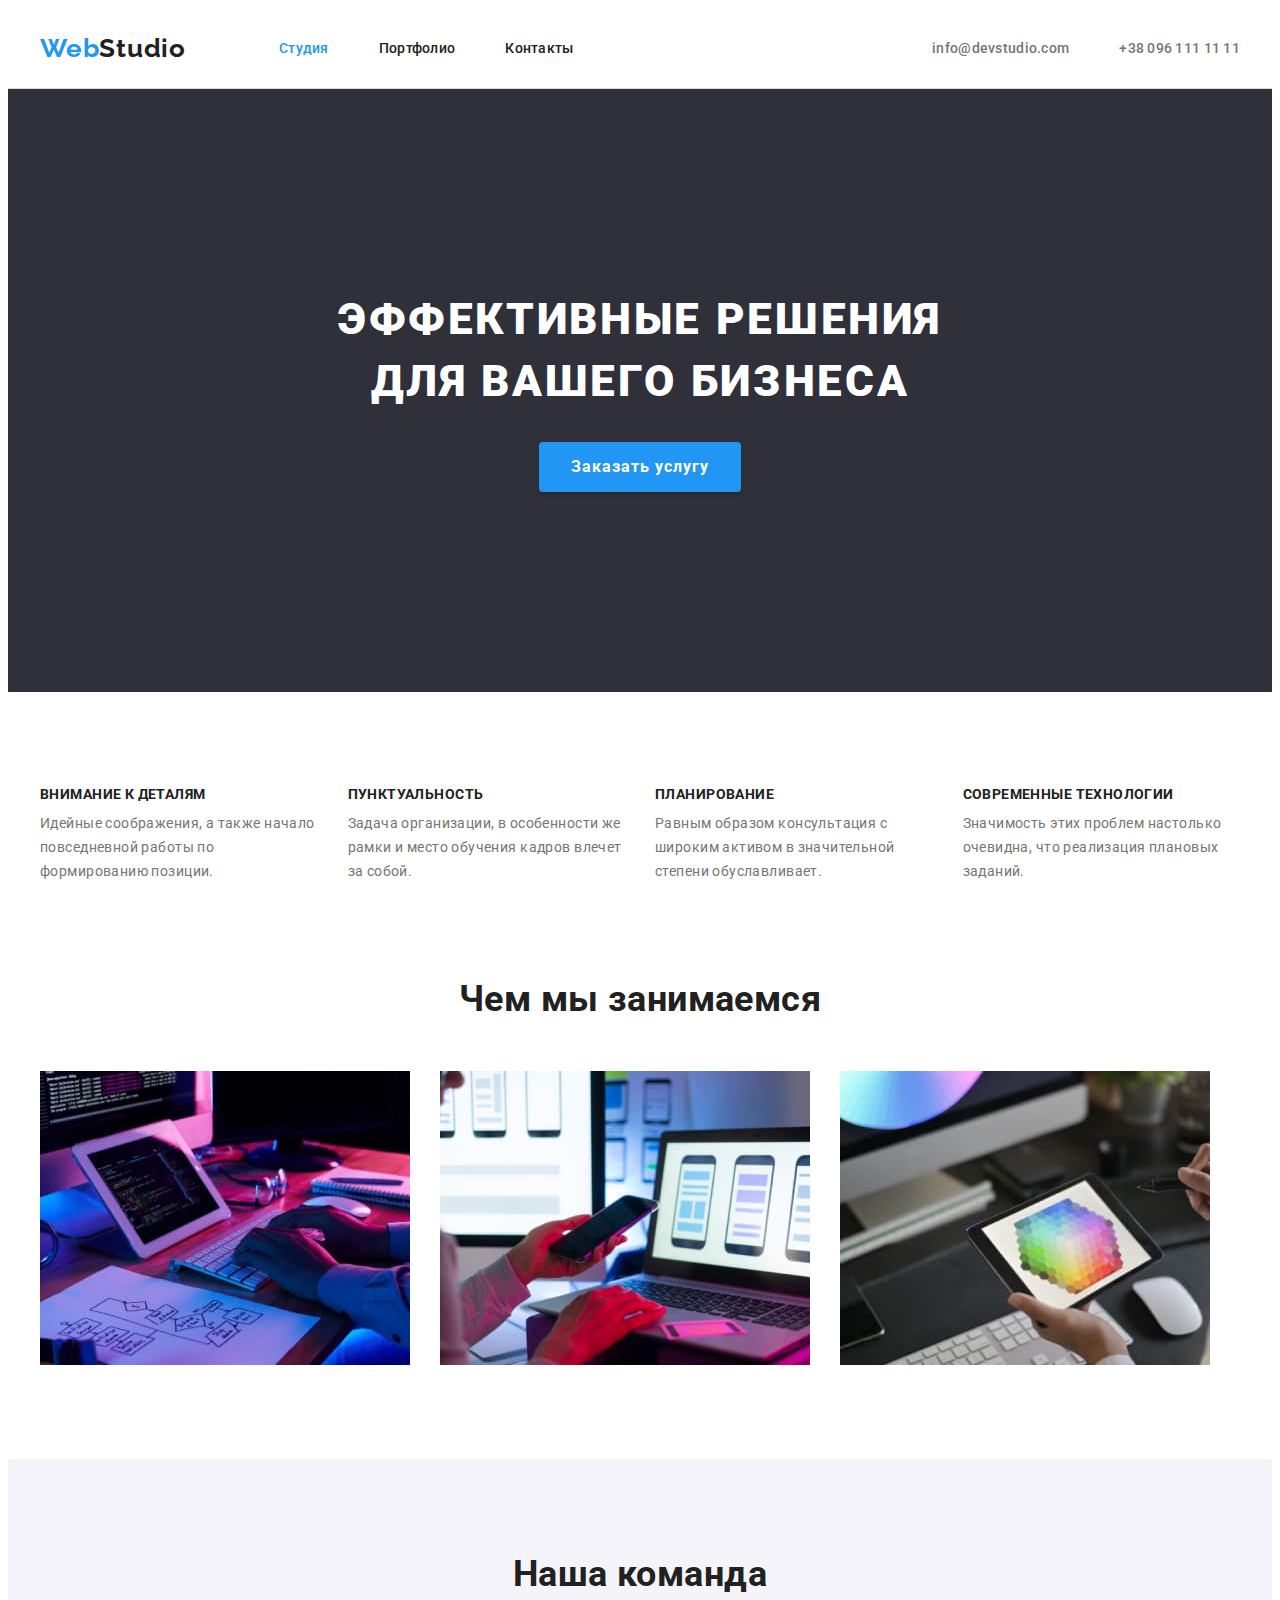
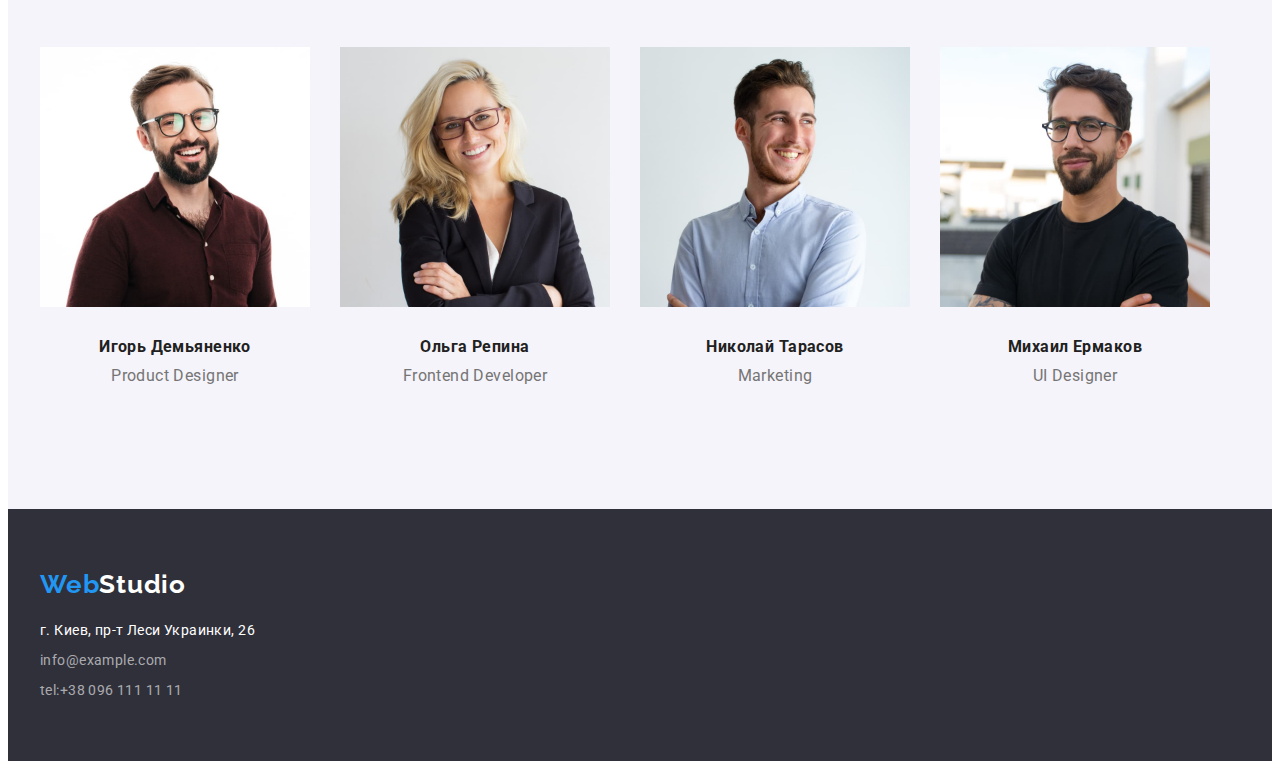
<file: index.html>
<!-- @format -->

<!DOCTYPE html>
<html lang="ru">
  <head>
    <meta charset="UTF-8" />
    <meta http-equiv="X-UA-Compatible" content="IE=edge" />
    <meta name="viewport" content="width=device-width, initial-scale=1.0" />
    <title>Lesen1</title>
    <link rel="preconnect" href="https://fonts.googleapis.com" />
    <link rel="preconnect" href="https://fonts.gstatic.com" crossorigin />
    <link
      href="https://fonts.googleapis.com/css2?family=Raleway:wght@700&family=Roboto:wght@400;500;700;900&display=swap"
      rel="stylesheet"
    />
    <link
      rel="stylesheet"
      href="https://cdnjs.cloudflare.com/ajax/libs/modern-normalize/1.1.0/modern-normalize.min.css"
      integrity="sha512-wpPYUAdjBVSE4KJnH1VR1HeZfpl1ub8YT/NKx4PuQ5NmX2tKuGu6U/JRp5y+Y8XG2tV+wKQpNHVUX03MfMFn9Q=="
      crossorigin="anonymous"
      referrerpolicy="no-referrer"
    />
    <link rel="stylesheet" href="./css/style.css" />
  </head>
  <body>
    <header class="header">
      <div class="container header-container list">
        <nav class="nav">
          <a href="./index.html" class="logo link">Web<span class="logo-black">Studio</span></a>
          <ul class="header-list list">
            <li class="nav-item">
              <a class="nav-link link current" href="#">Студия</a>
            </li>
            <li class="nav-item">
              <a class="nav-link link" href="./portfolio.html">Портфолио</a>
            </li>
            <li class="nav-item">
              <a class="nav-link link" href="#">Контакты</a>
            </li>
          </ul>
        </nav>
        <ul class="header-contacts list">
          <li>
            <a class="contact-link link" href="info@devstudio.com">info@devstudio.com</a>
          </li>
          <li>
            <a class="contact-link link" href="tel:+380961111111">+38 096 111 11 11</a>
          </li>
        </ul>
      </div>
    </header>
    <main>
      <section class="hero section">
        <div class="container">
          <h1 class="hero-title">Эффективные решения для вашего бизнеса</h1>
          <button class="button" type="button">Заказать услугу</button>
        </div>
      </section>
      <section class="section-about section">
        <div class="container">
          <h2 class="visually-hidden">заголовок</h2>
          <ul class="list card-set">
            <li class="feature-item">
              <h3 class="feature-title">ВНИМАНИЕ К ДЕТАЛЯМ</h3>
              <p class="feature-text">
                Идейные соображения, а также начало повседневной работы по формированию позиции.
              </p>
            </li>
            <li class="feature-item">
              <h3 class="feature-title">ПУНКТУАЛЬНОСТЬ</h3>
              <p class="feature-text">
                Задача организации, в особенности же рамки и место обучения кадров влечет за собой.
              </p>
            </li>
            <li class="feature-item">
              <h3 class="feature-title">ПЛАНИРОВАНИЕ</h3>
              <p class="feature-text">
                Равным образом консультация с широким активом в значительной степени обуславливает.
              </p>
            </li>
            <li class="feature-item">
              <h3 class="feature-title">СОВРЕМЕННЫЕ ТЕХНОЛОГИИ</h3>
              <p class="feature-text">
                Значимость этих проблем настолько очевидна, что реализация плановых заданий.
              </p>
            </li>
          </ul>
        </div>
      </section>
      <section class="section-work section">
        <div class="container">
          <h2 class="section-title">Чем мы занимаемся</h2>
          <ul class="list list-about card-set">
            <li>
              <img src="./images/img.jpg" alt="фото" width="370" height="294" />
            </li>
            <li>
              <img src="./images/img-1.jpg" alt="фото" width="370" height="294" />
            </li>
            <li>
              <img src="./images/img-2.jpg" alt="фото" width="370" height="294" />
            </li>
          </ul>
        </div>
      </section>
      <section class="section-team section">
        <div class="container">
          <h2 class="section-title">Наша команда</h2>
          <ul class="list card-set">
            <li>
              <img src="./images/img-3.jpg" alt="фото сотрудников" width="270" />
              <div class="team-content">
                <h3 class="team-name">Игорь Демьяненко</h3>
                <p class="team-title">Product Designer</p>
              </div>
            </li>
            <li>
              <img src="./images/img-6.jpg" alt="фото сотрудников" width="270" />
              <div class="team-content">
                <h3 class="team-name">Ольга Репина</h3>
                <p class="team-title">Frontend Developer</p>
              </div>
            </li>
            <li>
              <img src="./images/img-5.jpg" alt="фото сотрудников" width="270" />
              <div class="team-content">
                <h3 class="team-name">Николай Тарасов</h3>
                <p class="team-title">Marketing</p>
              </div>
            </li>
            <li>
              <img src="./images/img-4.jpg" alt="фото сотрудников" width="270" />
              <div class="team-content">
                <h3 class="team-name">Михаил Ермаков</h3>
                <p class="team-title">UI Designer</p>
              </div>
            </li>
          </ul>
        </div>
      </section>
    </main>
    <footer class="footer">
      <div class="container">
        <a href="./index.html" class="footer-logo logo">Web<span class="logo-white">Studio</span></a>
        <address class="footer-contacts">
          <ul class="footer-list list">
            <li>
              <a
                class="link linkaddress"
                href="https://goo.gl/maps/1SPibwWkqugAvypQ7"
                target="_blank"
                rel="noopener nofollow noreferrer"
                >г. Киев, пр-т Леси Украинки, 26</a>
            </li>
            <li>
              <a class="link address-title" href="mailto:info@example.com">info@example.com</a>
            </li>
            <li>
              <a class="link address-title" href="tel:+380961111111">tel:+38 096 111 11 11</a>
            </li>
          </ul>
        </address>
      </div>
    </footer>
  </body>
</html>
</file>
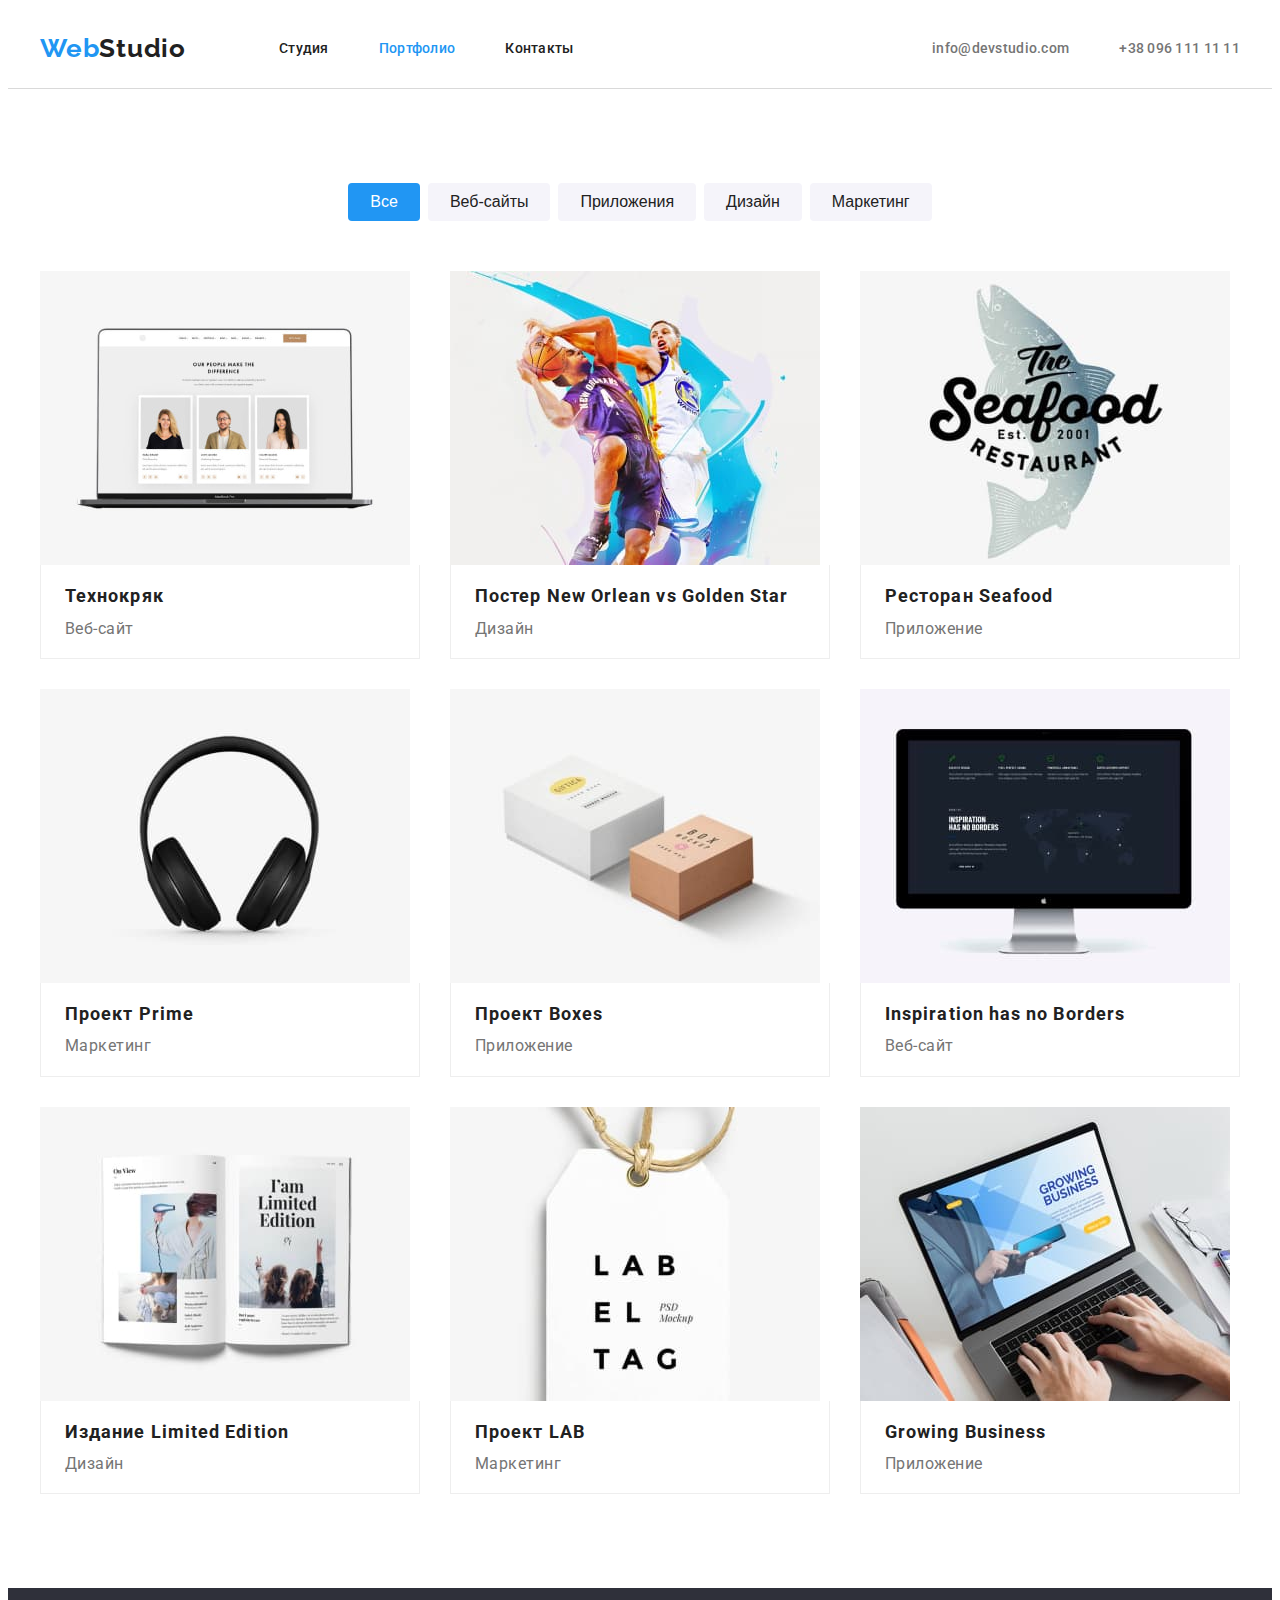
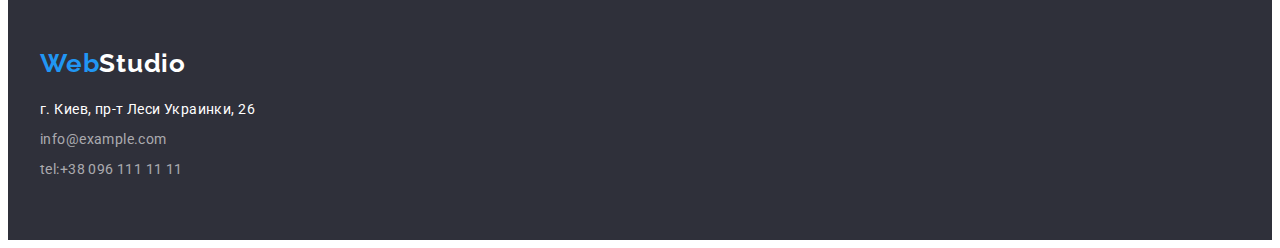
<file: portfolio.html>
<!DOCTYPE html>
<html lang="ru">
  <head>
    <meta charset="UTF-8" />
    <meta http-equiv="X-UA-Compatible" content="IE=edge" />
    <meta name="viewport" content="width=device-width, initial-scale=1.0" />
    <link rel="preconnect" href="https://fonts.googleapis.com" />
    <link rel="preconnect" href="https://fonts.gstatic.com" crossorigin />
    <link
      href="https://fonts.googleapis.com/css2?family=Raleway:wght@700&family=Roboto:wght@400;500;700;900&display=swap"
      rel="stylesheet"
    />
    <link
      rel="stylesheet"
      href="https://cdnjs.cloudflare.com/ajax/libs/modern-normalize/1.1.0/modern-normalize.min.css"
      integrity="sha512-wpPYUAdjBVSE4KJnH1VR1HeZfpl1ub8YT/NKx4PuQ5NmX2tKuGu6U/JRp5y+Y8XG2tV+wKQpNHVUX03MfMFn9Q=="
      crossorigin="anonymous"
      referrerpolicy="no-referrer"
    />
    <link rel="stylesheet" href="./css/style.css" />
    <title>portfolio</title>
  </head>

  <body>
    <header class="header">
      <div class="container header-container list">
        <nav class="nav">
          <a href="./index.html" class="logo link">Web<span class="logo-black">Studio</span></a>
          <ul class="header-list list">
            <li class="nav-item">
              <a class="nav-link link" href="./index.html">Студия</a>
            </li>
            <li class="nav-item">
              <a class="nav-link link current" href="#">Портфолио</a>
            </li>
            <li class="nav-item">
              <a class="nav-link link" href="#">Контакты</a>
            </li>
          </ul>
        </nav>
        <ul class="header-contacts list">
          <li>
            <a class="contact-link link" href="info@devstudio.com">info@devstudio.com</a>
          </li>
          <li>
            <a class="contact-link link" href="tel:+380961111111">+38 096 111 11 11</a>
          </li>
        </ul>
      </div>
    </header>

    <main>
      <section class="section">
        <div class="container">
          <h1 class="visually-hidden">Портфолио</h1>

          <ul class="filters-list list">
            <li><button class="filter-btn active" type="button">Все</button></li>
            <li><button class="filter-btn" type="button">Веб-сайты</button></li>
            <li><button class="filter-btn" type="button">Приложения</button></li>
            <li><button class="filter-btn" type="button">Дизайн</button></li>
            <li><button class="filter-btn" type="button">Маркетинг</button></li>
          </ul>

          <ul class="portfolio-list card-set list">
            <li class="portfolio-item">
              <a href="#" class="link">
                <img src="./images/img-7.jpg" alt="фото проекта" width="370" />
                <div class="wrapper">
                  <h2 class="title-item">Технокряк</h2>
                  <p class="products">Веб-сайт</p>
                </div>
              </a>
            </li>
            <li class="portfolio-item">
              <a href="#" class="link">
                <img src="./images/img-8.jpg" alt="фото проекта" width="370" />
                <div class="wrapper">
                  <h2 class="title-item">Постер New Orlean vs Golden Star</h2>
                  <p class="products">Дизайн</p>
                </div>
              </a>
            </li>
            <li class="portfolio-item">
              <a href="#" class="link">
                <img src="./images/img-9.jpg" alt="фото проекта" width="370" />
                <div class="wrapper">
                  <h2 class="title-item">Ресторан Seafood</h2>
                  <p class="products">Приложение</p>
                </div>
              </a>
            </li>
            <li class="portfolio-item">
              <a href="#" class="link">
                <img src="./images/img-10.jpg" alt="фото проекта" width="370" />
                <div class="wrapper">
                  <h2 class="title-item">Проект Prime</h2>
                  <p class="products">Маркетинг</p>
                </div>
              </a>
            </li>
            <li class="portfolio-item">
              <a href="#" class="link">
                <img src="./images/img-11.jpg" alt="фото проекта" width="370" />
                <div class="wrapper">
                  <h2 class="title-item">Проект Boxes</h2>
                  <p class="products">Приложение</p>
                </div>
              </a>
            </li>
            <li class="portfolio-item">
              <a href="#" class="link">
                <img src="./images/img-12.jpg" alt="фото проекта" width="370" />
                <div class="wrapper">
                  <h2 class="title-item">Inspiration has no Borders</h2>
                  <p class="products">Веб-сайт</p>
                </div>
              </a>
            </li>
            <li class="portfolio-item">
              <a href="#" class="link">
                <img src="./images/img-13.jpg" alt="фото проекта" width="370" />
                <div class="wrapper">
                  <h2 class="title-item">Издание Limited Edition</h2>
                  <p class="products">Дизайн</p>
                </div>
              </a>
            </li>
            <li class="portfolio-item">
              <a href="#" class="link">
                <img src="./images/img-14.jpg" alt="фото проекта" width="370" />
                <div class="wrapper">
                  <h2 class="title-item">Проект LAB</h2>
                  <p class="products">Маркетинг</p>
                </div>
              </a>
            </li>
            <li class="portfolio-item">
              <a href="#" class="link">
                <img src="./images/img-15.jpg" alt="фото проекта" width="370" />
                <div class="wrapper">
                  <h2 class="title-item">Growing Business</h2>
                  <p class="products">Приложение</p>
                </div>
              </a>
            </li>
          </ul>
        </div>
      </section>
    </main>

    <footer class="footer">
      <div class="container">
        <a href="./index.html" class="footer-logo logo"
          >Web<span class="logo-white">Studio</span></a
        >
        <address class="footer-contacts">
          <ul class="footer-list list">
            <li>
              <a
                class="link linkaddress"
                href="https://goo.gl/maps/1SPibwWkqugAvypQ7"
                target="_blank"
                rel="noopener nofollow noreferrer"
                >г. Киев, пр-т Леси Украинки, 26</a
              >
            </li>
            <li>
              <a class="link address-title" href="mailto:info@example.com">info@example.com</a>
            </li>
            <li>
              <a class="link address-title" href="tel:+380961111111">tel:+38 096 111 11 11</a>
            </li>
          </ul>
        </address>
      </div>
    </footer>
  </body>
</html>
</file>
<file: css/style.css>
:root {
  --color-accent: #2196f3;
  --text-color-black: #212121;
  --text-color-gray: #757575;
  --color-white: #ffffff;
  --color-light-gray: #d9d9d9;
  --Color-background: #2f303a;
  --color-team-background: #f5f4fa;
  --color-wrapper: #eeeeee;
}

/* Base */
body {
  font-family: 'Roboto', sans-serif;
  font-size: 14px;
  line-height: 1.5;
  color: var(--text-color-gray);
  background-color: var(--color-white);
  letter-spacing: 0.03em;
}

h1,
h2,
h3,
h4,
p {
  margin: 0;
  padding-left: 0;
}

ul,
li {
  margin: 0;
  padding: 0;
}

img {
  max-width: 100%;
  display: block;
  height: auto;
}

.visually-hidden {
  position: absolute;
  width: 1px;
  height: 1px;
  margin: -1px;
  border: 0;
  padding: 0;

  white-space: nowrap;
  clip-path: inset(100%);
  clip: rect(0 0 0 0);
  overflow: hidden;
}

.list {
  list-style: none;
}

.link {
  text-decoration: none;
  color: currentColor;
}

.section-title {
  color: var(--text-color-black);
  line-height: 1.2;
  font-size: 36px;
  margin-bottom: 50px;
  text-align: center;
}

.section {
  padding-top: 94px;
  padding-bottom: 94px;
}

.container {
  width: 1200px;
  padding-left: 15px;
  padding-right: 15px;
  margin-left: auto;
  margin-right: auto;
}

.header {
  background-color: var(--color-white);
  border-bottom: 1px solid var(--color-light-gray);
}

.header .logo {
  margin-right: 93px;
}

.header-container {
  display: flex;
}

.nav {
  display: flex;
  align-items: center;
  color: var(--text-color-black);
}

.logo {
  font-weight: 700;
  font-family: 'Raleway';
  font-style: normal;
  font-size: 26px;
  line-height: 1.19;
  letter-spacing: 0.03em;
  text-decoration: none;
  color: var(--color-accent);
}

.accent {
  color: var(--color-accent);
}

.logo-black {
  color: var(--text-color-black);
}

.header-list {
  display: flex;
  align-items: center;
  gap: 50px;
}

.header-contacts {
  display: flex;
  align-items: center;
  margin-left: auto;
  gap: 50px;
}

.nav-link,
.contact-link {
  font-weight: 500;
  line-height: 1.15;
  letter-spacing: 0.02em;
}

.nav-link:hover,
.nav-link:focus,
.contact-link:hover,
.contact-link:focus .current .accent {
  color: var(--color-accent);
}

.nav-link.link.current {
  color: var(--color-accent);
}

.nav-link {
  display: block;
  padding: 32px 0;
}

.hero {
  padding: 200px 0;
  text-align: center;
  background-color: var(--Color-background);
}

.hero-title {
  color: var(--color-white);
  font-weight: 900;
  font-size: 44px;
  line-height: 1.4;
  letter-spacing: 0.06em;
  text-transform: uppercase;
  width: 696px;
  margin-bottom: 30px;
  margin-left: auto;
  margin-right: auto;
}

.button {
  font-family: 'Roboto';
  font-style: normal;
  font-weight: 700;
  font-size: 16px;
  line-height: 30px;
  letter-spacing: 0.06em;
  padding: 10px 32px;
  color: var(--color-white);
  background-color: var(--color-accent);
  box-shadow: 0px 4px 4px rgb(0 0 0 / 15%);
  border: none;
  border-radius: 4px;
  cursor: pointer;
}

.button:hover,
.button:focus {
  background-color: #188ce8;
}

.card-set {
  display: flex;
  flex-wrap: wrap;
  gap: 30px;
}

.feature-item {
  flex-basis: calc((100% - 3 * 30px) / 4);
}

.section-about {
  padding-bottom: 0;
}

.filters-list {
  display: flex;
  justify-content: center;
  gap: 8px;
  margin-bottom: 50px;
}

.filters-list:hover,
.filters-list:focus {
  color: #ffffff;
}

.filter-btn.active {
  background-color: var(--color-accent);
  color: var(--color-white);
}

.filter-btn.active:hover,
.filter-btn.active:focus {
  background-color: var(--color-accent);
  color: var(--color-white);
}

.filter-btn {
  font-weight: 500;
  font-size: 16px;
  line-height: 1.62;
  color: var(--text-color-black);
  border: none;
  border-radius: 4px;
  padding: 6px 22px;
  background-color: #f5f4fa;
  cursor: pointer;
}

.filter-btn:hover,
.filter-btn:focus {
  background-color: var(--color-accent);
  color: #ffffff;
}

.section-team {
  background-color: var(--color-team-background);
}

.team-content {
  padding: 30px;
}

.team-name {
  color: var(--text-color-black);
  font-size: 16px;
  line-height: 1.2;
  margin-bottom: 10px;
  text-align: center;
}

.team-title {
  color: var(--text-color-gray);
  font-size: 16px;
  line-height: 1.2;
  text-align: center;
}

.products {
  font-size: 16px;
  line-height: 1.2;
  letter-spacing: 0.03em;
  color: var(--text-color-gray);
}

.feature-title {
  color: var(--text-color-black);
  font-size: 14px;
  line-height: 1.15;
  margin-bottom: 10px;
}

.feature-text {
  margin-top: 0;
  line-height: 1.71;
  color: var(--text-color-gray);
}

.title-item {
  font-size: 18px;
  line-height: 1.2;
  color: var(--text-color-black);
  letter-spacing: 0.06em;
  margin-bottom: 12px;
}

.portfolio-item {
  flex-basis: calc((100% - 2 * 30px) /3);
}

/*footer*/
.footer {
  padding-top: 60px;
  padding-bottom: 60px;
  background-color: var(--Color-background);
}

.footer-logo {
  display: block;
  margin-bottom: 20px;
}

.logo-white {
  color: var(--color-white);
}

.footer-list {
  display: flex;
  flex-direction: column;
  gap: 9px;
}

.footer-contacts {
  font-style: normal;
  text-decoration: none;
}

.linkaddress {
  color: var(--color-white);
}

.address-title {
  color: var(--color-light-gray);
}

.address-title:hover,
.address-title:focus {
  color: var(--color-accent);
}

.address-title {
  color: rgba(255, 255, 255, 0.6);
}

/**Portfolio**/

.wrapper {
  padding: 20px 24px;
  border: 1px solid var(--color-wrapper);
  border-top: none;
}
</file>
